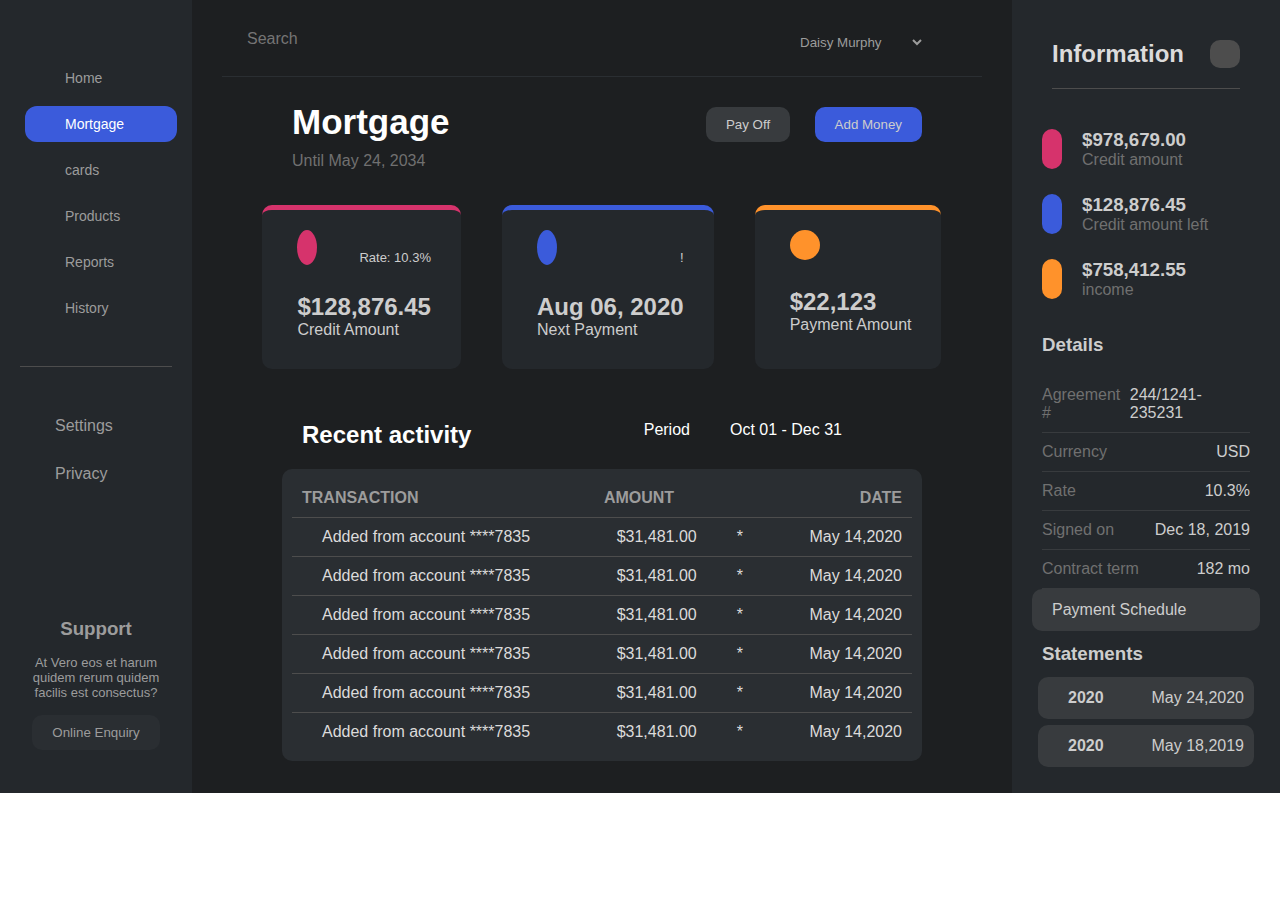
<file: index.html>
<!DOCTYPE html>
<html lang="en">
<head>
    <meta charset="UTF-8">
    <meta http-equiv="X-UA-Compatible" content="IE=edge">
    <meta name="viewport" content="width=device-width, initial-scale=1.0">
    <title>Mortgage</title>
    <link rel="stylesheet" href="mortgage.css">
    <script src="C:/Users/Alfred/Downloads/Programming/fontawesome-free-6.2.1-web/fontawesome-free-6.2.1-web/js/all.js"></script>
</head>
<body>
    <div class="wrapper">

        <!--Side list-->
        <aside class="aside-nav">
            <ul class="aside-ul">
                <li class="logo">
                    <i class="fa-solid fa-gem"></i>
                    <i class="fa-solid fa-angles-left back" id="side-nav"></i>
                </li>
                <li class="aside-list">
                    <i class="fa-solid fa-home"></i>
                    <span>Home</span>
                </li>
                <li class="aside-list">
                    <i class="fa-solid fa-bahai"></i>
                    <span>Mortgage</span>
                </li>
                <li class="aside-list">
                    <i class="fa-regular fa-credit-card"></i>
                    <span>cards</span>
                </li>
                <li class="aside-list">
                    <i class="fa-solid fa-bag-shopping"></i>
                    <span>Products</span>
                </li>
                <li class="aside-list">
                    <i class="fa-regular fa-file-lines"></i>
                    <span>Reports</span>
                </li>
                <li class="aside-list">
                    <i class="fa-regular fa-clock"></i>
                    <span>History</span>
                </li>
            </ul>

            <!--Extar side list-->

            <ul class="aside-ul-more">
                <li class="aside-list">
                    <i class="fa-solid fa-gear"></i>
                    <span class="settings">Settings</span>
                </li>
                <li class="aside-list">
                    <i class="fa-regular fa-clock"></i>
                    <span class="privacy">Privacy</span>
                </li>
            </ul>

            <ul class="aside-support">
                <li class="aside-list-support">
                    <h3>Support</h3>
                    <p>At Vero eos et harum quidem rerum quidem facilis est consectus?</p>
                </li>
                <li class="aside-list-button">
                    <button class="online">Online Enquiry</button>
                </li>
            </ul>
        </aside>


        <!--Main-->


        <main>
            <!--Main navbar-->
            <nav>
                <ul class="navbar-ul">
                    <li class="search">
                        <i class="fa-solid fa-search search-icon"></i>
                        <input type="text" placeholder="Search" class="search-input">
                    </li>
                    <li class="profile">
                        <i class="fa-regular fa-bell notification"></i>
                        <i class="fa-solid fa-user-circle user"></i>
                        <select class="select">
                            <option value="Daisy Murphy">Daisy Murphy</option>
                            <option value="Martin Lawrence">Martin Lawrence</option>
                            <option value="John Doe">John Doe</option>
                        </select>
                    </li>
                </ul>
            </nav>

            <!--Mortgage-->


            <div class="mortgage">
                <div class="mortgageDate">
                    <h1>Mortgage</h1>
                    <p>Until May 24, 2034</p>
                </div>
                <div class="payMoney">
                    <button class="payOff">Pay Off</button>
                    <button class="addMoney"><i class="fa-solid fa-plus"></i>  Add Money</button>
                </div>
            </div>


            <div class="mortgageCards">
                <div class="mortgageCredit" id="border-pink">
                    <div class="credit1">
                        <i class="fa-solid fa-bahai fa-3x icon-mortgage"></i>
                        <p>Rate: 10.3%</p>
                    </div>
                    <div class="credit2">
                        <h2>$128,876.45</h2>
                        <p>Credit Amount</p>
                    </div>
                </div>

                <div class="mortgageCredit" id="border-blue">
                    <div class="credit1">
                        <i class="fa-solid fa-calendar-day fa-3x" id="icon-calendar"></i>
                        <p>!</p>
                    </div>
                    <div class="credit2">
                        <h2>Aug 06, 2020</h2>
                        <p>Next Payment</p>
                    </div>
                </div>

                <div class="mortgageCredit" id="border-orange">
                    <div class="credit1">
                        <i class="fa-solid fa-dollar-sign fa-3x" id="icon-dollar"></i>
                    </div>
                    <div class="credit2">
                        <h2>$22,123</h2>
                        <p>Payment Amount</p>
                    </div>
                </div>
            </div>


            <!--Recent Activtiy-->


            <div class="recent-activity">
                <div class="Activity-head">
                    <div>
                        <h2>Recent activity</h2>
                    </div>
                    <div class="period">
                        <p>Period</p>
                        <p>Oct 01 - Dec 31 <i class="fa-solid fa-calendar-week"></i></p>
                        <i class="fa-solid fa-bars" id="bars"></i>
                    </div>
                </div>

                <div class="Activity-body">
                    <div class="body-head1">
                        <h4>TRANSACTION</h4>
                        <h4>AMOUNT</h4>
                        <h4>DATE</h4>
                    </div>
                    <div class="body-body-activities">
                        <div class="individual-activity">
                            <div class="individual">
                                <i class="fa-regular fa-credit-card"></i>
                                <p>Added from account ****7835</p>
                            </div>
                            <div class="individual">
                                <p>$31,481.00</p>
                                <p>*</p>
                            </div>                              
                            <div>May 14,2020</div>
                        </div>
                        <div class="individual-activity">
                            <div class="individual">
                                <i class="fa-regular fa-credit-card"></i>
                                <p>Added from account ****7835</p>
                            </div>
                            <div class="individual">
                                <p>$31,481.00</p>
                                <p>*</p>
                            </div>                              
                            <div>May 14,2020</div>
                        </div>
                        <div class="individual-activity">
                            <div class="individual">
                                <i class="fa-regular fa-credit-card"></i>
                                <p>Added from account ****7835</p>
                            </div>
                            <div class="individual">
                                <p>$31,481.00</p>
                                <p>*</p>
                            </div>                              
                            <div>May 14,2020</div>
                        </div>
                        <div class="individual-activity">
                            <div class="individual">
                                <i class="fa-regular fa-credit-card"></i>
                                <p>Added from account ****7835</p>
                            </div>
                            <div class="individual">
                                <p>$31,481.00</p>
                                <p>*</p>
                            </div>                              
                            <div>May 14,2020</div>
                        </div>
                        <div class="individual-activity">
                            <div class="individual">
                                <i class="fa-regular fa-credit-card"></i>
                                <p>Added from account ****7835</p>
                            </div>
                            <div class="individual">
                                <p>$31,481.00</p>
                                <p>*</p>
                            </div>                              
                            <div>May 14,2020</div>
                        </div>
                        <div class="individual-activity">
                            <div class="individual">
                                <i class="fa-regular fa-credit-card"></i>
                                <p>Added from account ****7835</p>
                            </div>
                            <div class="individual">
                                <p>$31,481.00</p>
                                <p>*</p>
                            </div>                              
                            <div>May 14,2020</div>
                        </div>
                       
                    </div>
                </div>
            </div>

        </main>


        <!--aside-->


        <aside class="aside-information">

            <div class="information">
                <h2>Information</h2>
                <button><i class="fa-solid fa-close"></i></button>
            </div>
            <div class="mortgage-summary">
                <div class="bahai"><i class="fa-solid fa-bahai"></i></div>
                <div class="summary">
                    <h3>$978,679.00</h3>
                    <p>Credit amount</p>
                </div>
            </div>
            <div class="mortgage-summary">
                <div class="bahai" style="background-color: #3b5bdb;"><i class="fa-solid fa-dollar-sign"></i></div>
                <div class="summary">
                    <h3>$128,876.45</h3>
                    <p>Credit amount left</p>
                </div>
            </div>
            <div class="mortgage-summary">
                <div class="bahai" style="background-color: #ff922b;color: #fff;"><i class="fa-solid fa-arrow-down"></i></div>
                <div class="summary">
                    <h3>$758,412.55</h3>
                    <p>income</p>
                </div>
            </div>

            <h3 class="detail">Details</h3>
            <div class="Agree">
                <div class="Agreement">
                    <p>Agreement #</p>
                    <p class="detail-num">244/1241-235231</p>
                </div>
                <div class="Agreement">
                    <p>Currency</p>
                    <p class="detail-num">USD</p>
                </div>
                <div class="Agreement">
                    <p>Rate</p>
                    <p class="detail-num">10.3%</p>
                </div>
                <div class="Agreement">
                    <p>Signed on</p>
                    <p class="detail-num">Dec 18, 2019</p>
                </div>
                <div class="Agreement">
                    <p>Contract term</p>
                    <p class="detail-num">182 mo</p>
                </div>   
            </div>

            <div class="pay-schedule">
                <p>Payment Schedule</p>
                <i class="fa-solid fa-arrow-right"></i>
            </div>

            <h3 class="statements">Statements</h3>
            <div class="downbtn">
                <div class="btnIcon">
                    <i class="fa-solid fa-file-download" style="color: #37b14d;"></i>
                    <h4>2020</h4>
                </div>
                <div style="color: #cdcdcd;">May 24,2020</div>
            </div>
            <div class="downbtn">
                <div class="btnIcon">
                    <i class="fa-solid fa-file-download" style="color: #37b14d;"></i>
                    <h4>2020</h4>
                </div>
                <div style="color: #cdcdcd;">May 18,2019</div>
            </div>
        </aside>
    </div>
</body>
</html>
</file>
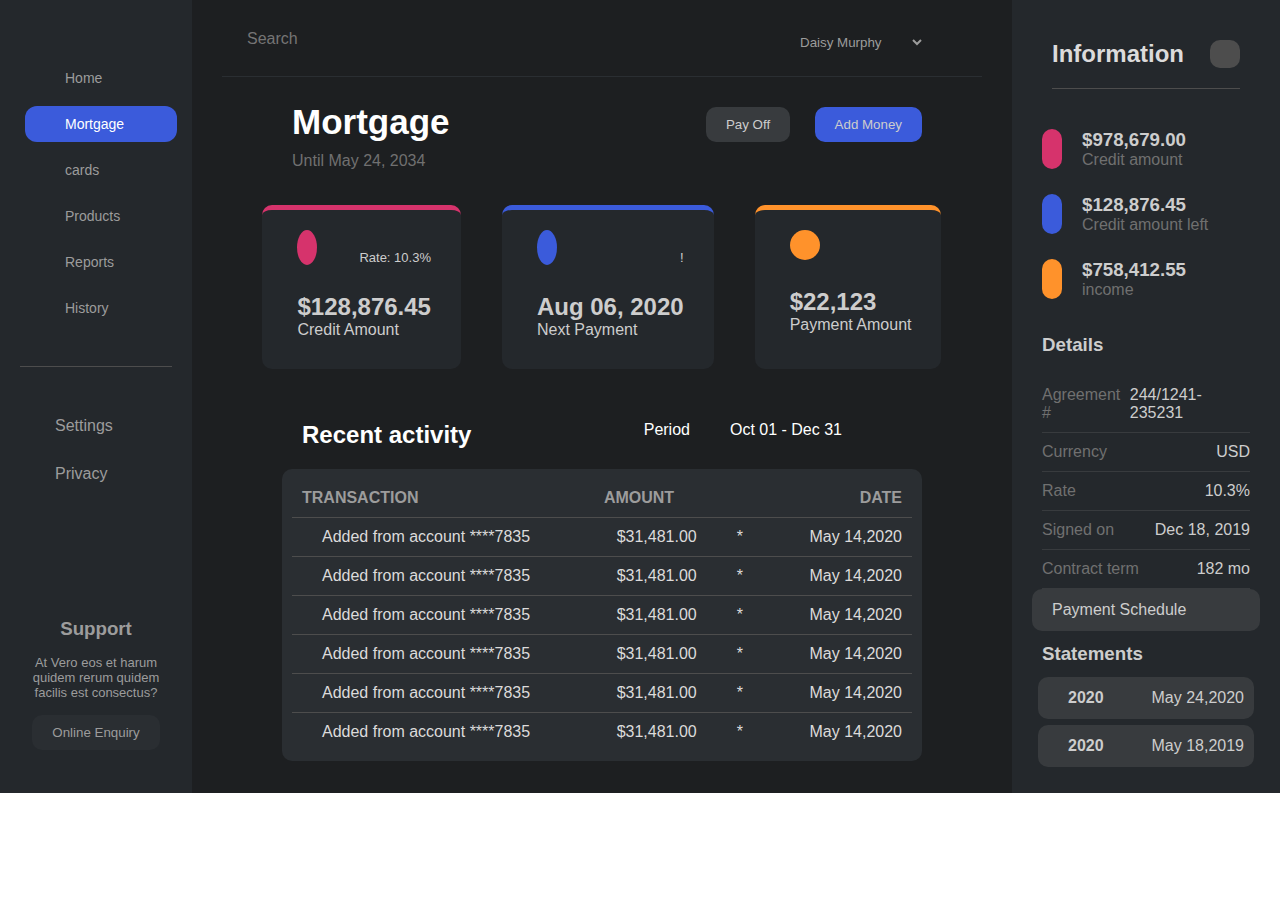
<file: index.html.html>
<!DOCTYPE html>
<html lang="en">
<head>
    <meta charset="UTF-8">
    <meta http-equiv="X-UA-Compatible" content="IE=edge">
    <meta name="viewport" content="width=device-width, initial-scale=1.0">
    <title>Mortgage</title>
    <link rel="stylesheet" href="mortgage.css">
    <script src="C:/Users/Alfred/Downloads/Programming/fontawesome-free-6.2.1-web/fontawesome-free-6.2.1-web/js/all.js"></script>
</head>
<body>
    <div class="wrapper">

        <!--Side list-->
        <aside class="aside-nav">
            <ul class="aside-ul">
                <li class="logo">
                    <i class="fa-solid fa-gem"></i>
                    <i class="fa-solid fa-angles-left back" id="side-nav"></i>
                </li>
                <li class="aside-list">
                    <i class="fa-solid fa-home"></i>
                    <span>Home</span>
                </li>
                <li class="aside-list">
                    <i class="fa-solid fa-bahai"></i>
                    <span>Mortgage</span>
                </li>
                <li class="aside-list">
                    <i class="fa-regular fa-credit-card"></i>
                    <span>cards</span>
                </li>
                <li class="aside-list">
                    <i class="fa-solid fa-bag-shopping"></i>
                    <span>Products</span>
                </li>
                <li class="aside-list">
                    <i class="fa-regular fa-file-lines"></i>
                    <span>Reports</span>
                </li>
                <li class="aside-list">
                    <i class="fa-regular fa-clock"></i>
                    <span>History</span>
                </li>
            </ul>

            <!--Extar side list-->

            <ul class="aside-ul-more">
                <li class="aside-list">
                    <i class="fa-solid fa-gear"></i>
                    <span class="settings">Settings</span>
                </li>
                <li class="aside-list">
                    <i class="fa-regular fa-clock"></i>
                    <span class="privacy">Privacy</span>
                </li>
            </ul>

            <ul class="aside-support">
                <li class="aside-list-support">
                    <h3>Support</h3>
                    <p>At Vero eos et harum quidem rerum quidem facilis est consectus?</p>
                </li>
                <li class="aside-list-button">
                    <button class="online">Online Enquiry</button>
                </li>
            </ul>
        </aside>


        <!--Main-->


        <main>
            <!--Main navbar-->
            <nav>
                <ul class="navbar-ul">
                    <li class="search">
                        <i class="fa-solid fa-search search-icon"></i>
                        <input type="text" placeholder="Search" class="search-input">
                    </li>
                    <li class="profile">
                        <i class="fa-regular fa-bell notification"></i>
                        <i class="fa-solid fa-user-circle user"></i>
                        <select class="select">
                            <option value="Daisy Murphy">Daisy Murphy</option>
                            <option value="Martin Lawrence">Martin Lawrence</option>
                            <option value="John Doe">John Doe</option>
                        </select>
                    </li>
                </ul>
            </nav>

            <!--Mortgage-->


            <div class="mortgage">
                <div class="mortgageDate">
                    <h1>Mortgage</h1>
                    <p>Until May 24, 2034</p>
                </div>
                <div class="payMoney">
                    <button class="payOff">Pay Off</button>
                    <button class="addMoney"><i class="fa-solid fa-plus"></i>  Add Money</button>
                </div>
            </div>


            <div class="mortgageCards">
                <div class="mortgageCredit" id="border-pink">
                    <div class="credit1">
                        <i class="fa-solid fa-bahai fa-3x icon-mortgage"></i>
                        <p>Rate: 10.3%</p>
                    </div>
                    <div class="credit2">
                        <h2>$128,876.45</h2>
                        <p>Credit Amount</p>
                    </div>
                </div>

                <div class="mortgageCredit" id="border-blue">
                    <div class="credit1">
                        <i class="fa-solid fa-calendar-day fa-3x" id="icon-calendar"></i>
                        <p>!</p>
                    </div>
                    <div class="credit2">
                        <h2>Aug 06, 2020</h2>
                        <p>Next Payment</p>
                    </div>
                </div>

                <div class="mortgageCredit" id="border-orange">
                    <div class="credit1">
                        <i class="fa-solid fa-dollar-sign fa-3x" id="icon-dollar"></i>
                    </div>
                    <div class="credit2">
                        <h2>$22,123</h2>
                        <p>Payment Amount</p>
                    </div>
                </div>
            </div>


            <!--Recent Activtiy-->


            <div class="recent-activity">
                <div class="Activity-head">
                    <div>
                        <h2>Recent activity</h2>
                    </div>
                    <div class="period">
                        <p>Period</p>
                        <p>Oct 01 - Dec 31 <i class="fa-solid fa-calendar-week"></i></p>
                        <i class="fa-solid fa-bars" id="bars"></i>
                    </div>
                </div>

                <div class="Activity-body">
                    <div class="body-head1">
                        <h4>TRANSACTION</h4>
                        <h4>AMOUNT</h4>
                        <h4>DATE</h4>
                    </div>
                    <div class="body-body-activities">
                        <div class="individual-activity">
                            <div class="individual">
                                <i class="fa-regular fa-credit-card"></i>
                                <p>Added from account ****7835</p>
                            </div>
                            <div class="individual">
                                <p>$31,481.00</p>
                                <p>*</p>
                            </div>                              
                            <div>May 14,2020</div>
                        </div>
                        <div class="individual-activity">
                            <div class="individual">
                                <i class="fa-regular fa-credit-card"></i>
                                <p>Added from account ****7835</p>
                            </div>
                            <div class="individual">
                                <p>$31,481.00</p>
                                <p>*</p>
                            </div>                              
                            <div>May 14,2020</div>
                        </div>
                        <div class="individual-activity">
                            <div class="individual">
                                <i class="fa-regular fa-credit-card"></i>
                                <p>Added from account ****7835</p>
                            </div>
                            <div class="individual">
                                <p>$31,481.00</p>
                                <p>*</p>
                            </div>                              
                            <div>May 14,2020</div>
                        </div>
                        <div class="individual-activity">
                            <div class="individual">
                                <i class="fa-regular fa-credit-card"></i>
                                <p>Added from account ****7835</p>
                            </div>
                            <div class="individual">
                                <p>$31,481.00</p>
                                <p>*</p>
                            </div>                              
                            <div>May 14,2020</div>
                        </div>
                        <div class="individual-activity">
                            <div class="individual">
                                <i class="fa-regular fa-credit-card"></i>
                                <p>Added from account ****7835</p>
                            </div>
                            <div class="individual">
                                <p>$31,481.00</p>
                                <p>*</p>
                            </div>                              
                            <div>May 14,2020</div>
                        </div>
                        <div class="individual-activity">
                            <div class="individual">
                                <i class="fa-regular fa-credit-card"></i>
                                <p>Added from account ****7835</p>
                            </div>
                            <div class="individual">
                                <p>$31,481.00</p>
                                <p>*</p>
                            </div>                              
                            <div>May 14,2020</div>
                        </div>
                       
                    </div>
                </div>
            </div>

        </main>


        <!--aside-->


        <aside class="aside-information">

            <div class="information">
                <h2>Information</h2>
                <button><i class="fa-solid fa-close"></i></button>
            </div>
            <div class="mortgage-summary">
                <div class="bahai"><i class="fa-solid fa-bahai"></i></div>
                <div class="summary">
                    <h3>$978,679.00</h3>
                    <p>Credit amount</p>
                </div>
            </div>
            <div class="mortgage-summary">
                <div class="bahai" style="background-color: #3b5bdb;"><i class="fa-solid fa-dollar-sign"></i></div>
                <div class="summary">
                    <h3>$128,876.45</h3>
                    <p>Credit amount left</p>
                </div>
            </div>
            <div class="mortgage-summary">
                <div class="bahai" style="background-color: #ff922b;color: #fff;"><i class="fa-solid fa-arrow-down"></i></div>
                <div class="summary">
                    <h3>$758,412.55</h3>
                    <p>income</p>
                </div>
            </div>

            <h3 class="detail">Details</h3>
            <div class="Agree">
                <div class="Agreement">
                    <p>Agreement #</p>
                    <p class="detail-num">244/1241-235231</p>
                </div>
                <div class="Agreement">
                    <p>Currency</p>
                    <p class="detail-num">USD</p>
                </div>
                <div class="Agreement">
                    <p>Rate</p>
                    <p class="detail-num">10.3%</p>
                </div>
                <div class="Agreement">
                    <p>Signed on</p>
                    <p class="detail-num">Dec 18, 2019</p>
                </div>
                <div class="Agreement">
                    <p>Contract term</p>
                    <p class="detail-num">182 mo</p>
                </div>   
            </div>

            <div class="pay-schedule">
                <p>Payment Schedule</p>
                <i class="fa-solid fa-arrow-right"></i>
            </div>

            <h3 class="statements">Statements</h3>
            <div class="downbtn">
                <div class="btnIcon">
                    <i class="fa-solid fa-file-download" style="color: #37b14d;"></i>
                    <h4>2020</h4>
                </div>
                <div style="color: #cdcdcd;">May 24,2020</div>
            </div>
            <div class="downbtn">
                <div class="btnIcon">
                    <i class="fa-solid fa-file-download" style="color: #37b14d;"></i>
                    <h4>2020</h4>
                </div>
                <div style="color: #cdcdcd;">May 18,2019</div>
            </div>
        </aside>
    </div>
</body>
</html>
</file>
<file: mortgage.css>
/**
main background(darkgray) - color="#23272b"
aside background - color="#24282c"
Recent activity background - color="#2a2e32"
mortgage background - color="#2a2e32"
mortgagechildicon1 - color="#d6336c"
mortgagechildicon2 - color="#3b5bdb"
mortgagechildicon3 - color="#ff922b"
green - color="#37b14d"
**/

*{
    margin: 0;
    padding: 0;
    box-sizing: border-box;
}
.wrapper{
    display: flex;
    width: 100%;
    font-family: 'Franklin Gothic Medium', 'Arial Narrow', Arial, sans-serif;
    background-color: #2f2f2f;
}


/** aside nav**/


.aside-nav{
    flex: 1;
    padding: 20px;
    background-color: #24282c;
    color: #9c9c9c;
}
.aside-nav .aside-ul{
    list-style: none;
    font-size: 14px;
    border-bottom: 1px solid #4d4d4d;
    padding-bottom: 30px;
}
.aside-nav .aside-ul .aside-list{
    margin: 10px 5px;
    display: flex;
    padding: 10px 25px;
    border-radius: 12px;
    width: 100%;
}

.aside-ul .logo{
    display: flex;
    justify-content: space-between;
    margin: 0px 30px 30px 30px;
}
.aside-ul .logo .back{
    padding: 5px;
    border-radius: 10px;
}
.aside-ul .logo .back:hover{
    background-color: #4d4d4d;
}
.aside-ul .aside-list:nth-child(3){
    color: #fff;
    background-color: #3b5bdb;
}

.aside-nav .aside-ul .aside-list:hover{
    color: #fff;
    background-color: #3b5bdb;
}
.aside-nav .aside-ul .aside-list span{
    margin: 0px 0px 0px 15px ;
}

.aside-ul-more{
    list-style: none;
    padding: 10px 0px;
    margin-top: 20px;
}
.aside-ul-more .aside-list{
    margin: 10px 0px;
    padding: 10px 25px;
    border-radius: 12px;
    width: 100%;
}
.aside-ul-more .aside-list:hover{
    color: #fff;
    background-color: #3b5bdb;
}
.aside-ul-more .aside-list .settings{
    margin-left: 10px;
}
.aside-ul-more .aside-list .privacy{
    margin-left: 10px;
}


.aside-support{
    list-style: none;
    margin-top: 100px;
    text-align: center;
}
.aside-list-support{
    text-align: center;
}
.aside-list-support h3{
    margin: 5px;
    padding: 5px;
}
.aside-list-support p{
    font-size: 13px;
    margin: 5px;
    padding: 5px;
}

.aside-list-button{
    padding: 5px;
    margin: 5px;
}
.aside-list-button .online{
    outline: none;
    border: none;
    padding: 10px 20px;
    border-radius: 10px;
    background-color: #2a2e32;
    color: #9c9c9c;
}


/**main**/


main{
    flex: 5;
    padding: 5px 30px;
    background-color: #1d1f21;
}
nav{
    padding: 10px;
    border-bottom: 1px solid #2a2e32;
}
nav .navbar-ul{
    list-style: none;
    padding: 10px;
    display: flex;
    justify-content: space-between;
}
nav .navbar-ul .search{
    width: 70%;
}
nav .navbar-ul .search .search-icon{
    color: #9c9c9c;
}
nav .navbar-ul .search .search-input{
    width: 90%;
    background-color: #1d1f21;
    outline: none;
    border: none;
    padding: 5px;
    font-size: 16px;
    color: #9c9c9c;
}

.profile{
    width: 30%;
    color: #9c9c9c;
    font-size: 20px;
}

.profile .notification{
    padding: 0px 10px;
}


.profile .user{
    padding: 0px 10px;
    color: #d6336c;
    font-size: 24px;
}
.profile .select{
    background-color: #1d1f21;
    color: #9c9c9c;
    padding: 5px 10px;
    outline: none;
    border: none;
}


/**Mortgage**/


.mortgage{
    display: flex;
    justify-content: space-between;
    padding: 10px 20px;
}
.mortgageDate{
    padding: 5px 10px;
}
.mortgageDate h1{
    padding: 10px 40px;
}
.mortgageDate p{
    padding: 0px 40px;
}

.mortgageDate h1{
    text-align: center;
    font-size: 35px;
    color: #fff;
}
.mortgageDate p{
    color: #707070;
}

.payMoney{
    margin: 10px;
    padding: 10px 20px;
}
.payMoney .payOff{
    padding: 10px 20px;
    margin: 0px 10px;
    border-radius: 10px;
    outline: none;
    border: none;
    background-color: #383b3e;
    color: #cdcdcd;
}
.payMoney .addMoney{
    padding: 10px 20px;
    margin: 0px 10px;
    border-radius: 10px;
    outline: none;
    border: none;
    background-color: #3b5bdb;
    color: #cdcdcd;
}


.mortgageCards{
    display: flex;
    justify-content: space-around;
    padding: 20px;
}
.mortgageCards .mortgageCredit {
    padding: 20px;
    background-color: #24282c;
    border-radius: 10px;
}

.mortgageCredit .credit1{
    display: flex;
    justify-content: space-between;
    padding: 10px;
}

#border-pink{
    border-top: 5px solid #d6336c;
}
#border-blue{
    border-top: 5px solid #3b5bdb;
}
#border-orange{
    border-top: 5px solid #ff922b;
}

.mortgageCredit .credit1 .icon-mortgage{
    margin: -10px 0px 0px 5px;
    background-color: #d6336c;
    padding: 10px;
    color: #cdcdcd;
    font-size: 35px;
    border-radius: 50%;
}
.mortgageCredit .credit1 p{
    font-size: small;
    margin: 10px 0px 0px 40px;
    color: #cdcdcd;
}

.mortgageCredit .credit2{
    margin: 8px 0px 0px 5px;
    color: #cdcdcd;
    padding: 10px;
}
.mortgageCredit .credit1 #icon-calendar{
    margin: -10px 0px 0px 5px;
    background-color: #3b5bdb;
    padding: 10px;
    color: #cdcdcd;
    font-size: 35px;
    border-radius: 50%;
}
.mortgageCredit .credit1 #icon-dollar{
    margin: -10px 0px 0px 5px;
    background-color: #ff922b;
    padding: 10px;
    height: 30px;
    width: 30px;
    color: #fff;
    font-size: 35px;
    border-radius: 50%;
}


/**Recent Activity**/
.recent-activity{
    margin: 2px 20px;
    padding: 10px 20px;
}
.Activity-head{
    display: flex;
    justify-content: space-between;
    margin: 20px;
}
.Activity-head h2{
    margin: 0px 20px;
    color: #fff;
}
.Activity-head .period{
    display: flex;
    justify-content: space-around;
    margin: 0px 20px;
}
.Activity-head .period P{
    color: #fff;
    margin: 0px 10px;
    padding: 0px 10px;
}
.Activity-head .period #bars{
    margin: 0px 10px;
    padding: 0px 10px;
    color: #cdcdcd;
}

.Activity-body{
    padding: 10px;
    margin: 0px 20px;
    background-color: #2a2e32;
    border-radius: 10px;
}
.Activity-body .body-head1{
    display: flex;
    justify-content: space-between;
    padding: 10px 10px;
    border-bottom: 1px solid #4d4d4d;
    color: #9c9c9c;
}

.body-body-activities .individual-activity{
    display: flex;
    justify-content: space-between;
    padding: 10px 10px;
    border-bottom: 1px solid #4d4d4d;
    color: rgb(220, 219, 219);
}
.body-body-activities .individual-activity:last-child{
    border: none;
}
.individual-activity .individual{
    display: flex;
    justify-content: space-around;
}
.individual-activity .individual p{
    margin: 0px 20px ;
}


/** aside**/


.aside-information{
    flex: 1.5;
    background-color: #24282c;
    padding: 20px;

}
.information{
    display: flex;
    justify-content: space-between;
    margin: 0px 20px 30px;
    padding: 20px 0px;
    color: rgb(220, 219, 219);
    border-bottom: 1px solid #4d4d4d;
}
.information button{
    padding: 5px;
    border: none;
    outline: none;
    background-color: #4d4d4d;
    border-radius: 10px;
    font-size: 16px;
    width: 30px;
    color: #fff;
}
.mortgage-summary{
    display: flex;
    padding: 10px;
    margin: 5px 0px;
}
.mortgage-summary .bahai{
    padding: 10px;
    background-color: #d6336c;
    border-radius: 10px;
    font-size: 24px;
    color: #cdcdcd;
}
.mortgage-summary .summary{
    padding: 0px 10px;
    margin: 0px 10px;
    color: #cdcdcd;
}
.mortgage-summary .summary p{
    color: #707070;
}

.aside-information .detail{
    color: #cdcdcd;
    padding: 20px 10px;
}
.aside-information .Agree{
    padding: 0px 10px;
}
.aside-information .Agreement{
    display: flex;
    justify-content: space-between;
    color: #707070;
    border-bottom: 1px solid #383b3e;
    padding: 10px 0px;
}
.aside-information .Agreement .detail-num{
    color: #cdcdcd;
}
.pay-schedule{
    padding: 12px 20px ;
    background-color: #383b3e;
    display: flex;
    justify-content: space-between;
    color: #cdcdcd;
    border-radius: 10px;
}
.statements{
    color: #cdcdcd;
    margin: 12px 10px;
}
.downbtn{
    display: flex;
    justify-content: space-between;
    margin: 6px;
    background-color: #383b3e;
    padding: 12px 10px;
    border-radius: 10px;
}
.btnIcon{
    display: flex;
    color: #cdcdcd;
}
.btnIcon h4{
    margin:0px 20px;
}
</file>
